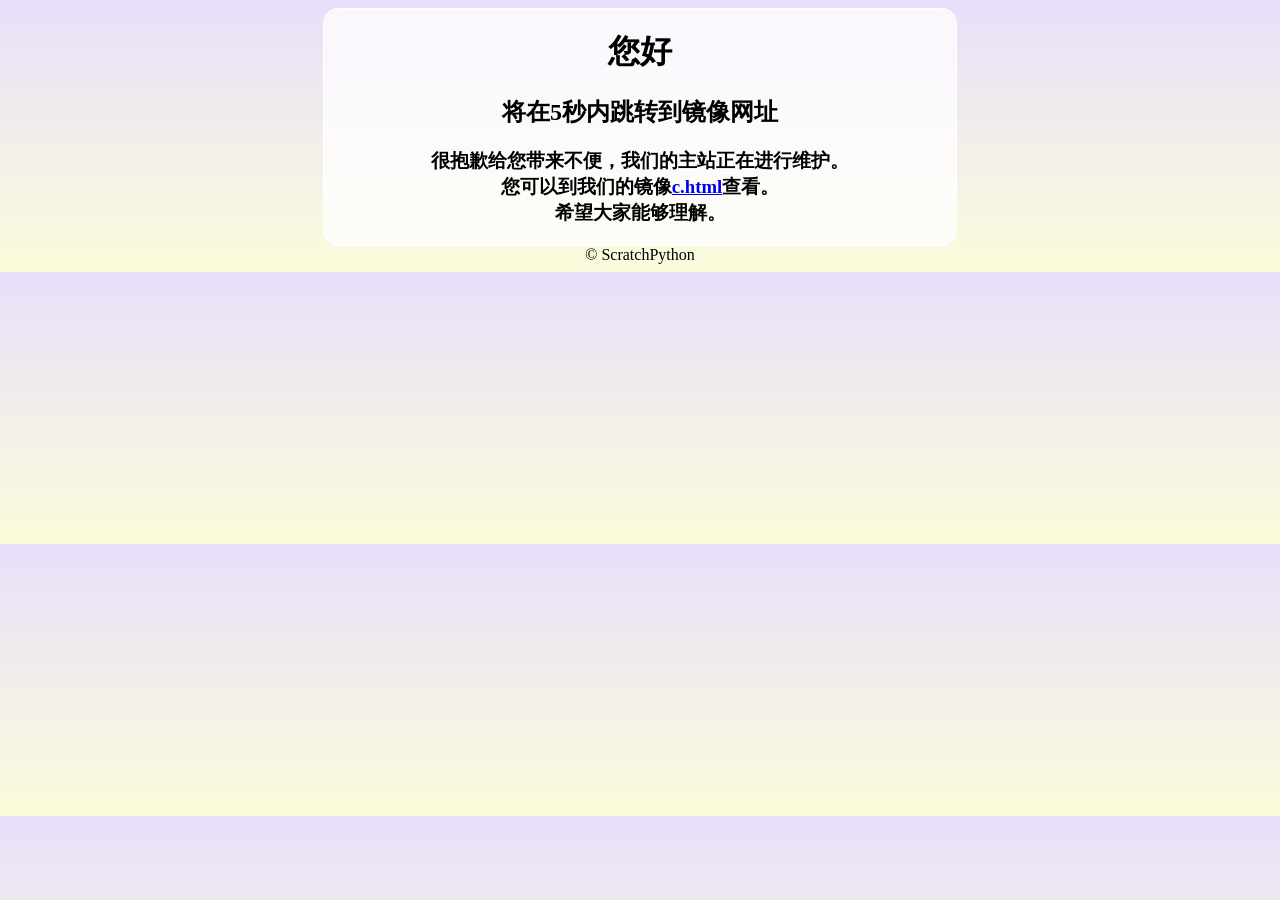
<file: index.html>
<!doctype html>
<head>
  <meta charset="UTF-8">
  <meta http-equiv="Refresh" content="5;url=https://scpy.cc.cd/c.html">
  <title>正在跳转...</title>
  <style>
	body{background: linear-gradient(#e9defa, #fbfcdb);}
	.divstyle{
		width: 50%;
		height: 90%;
		background: rgba(255,255,255,75%);
		border:1px solid #fff;
		border-radius: 15px;
		text-align: center;
		margin: auto;
  </style>
</head>
<body><center>
  <div class="divstyle">
	<h1>您好</h1>
	<h2>将在5秒内跳转到镜像网址</h2>
	<h3>很抱歉给您带来不便，我们的主站正在进行维护。<br/>
	您可以到我们的镜像<a href="c.html">c.html</a>查看。<br/>
	希望大家能够理解。
	</h3>
  </div>
  © ScratchPython
</body>
</file>
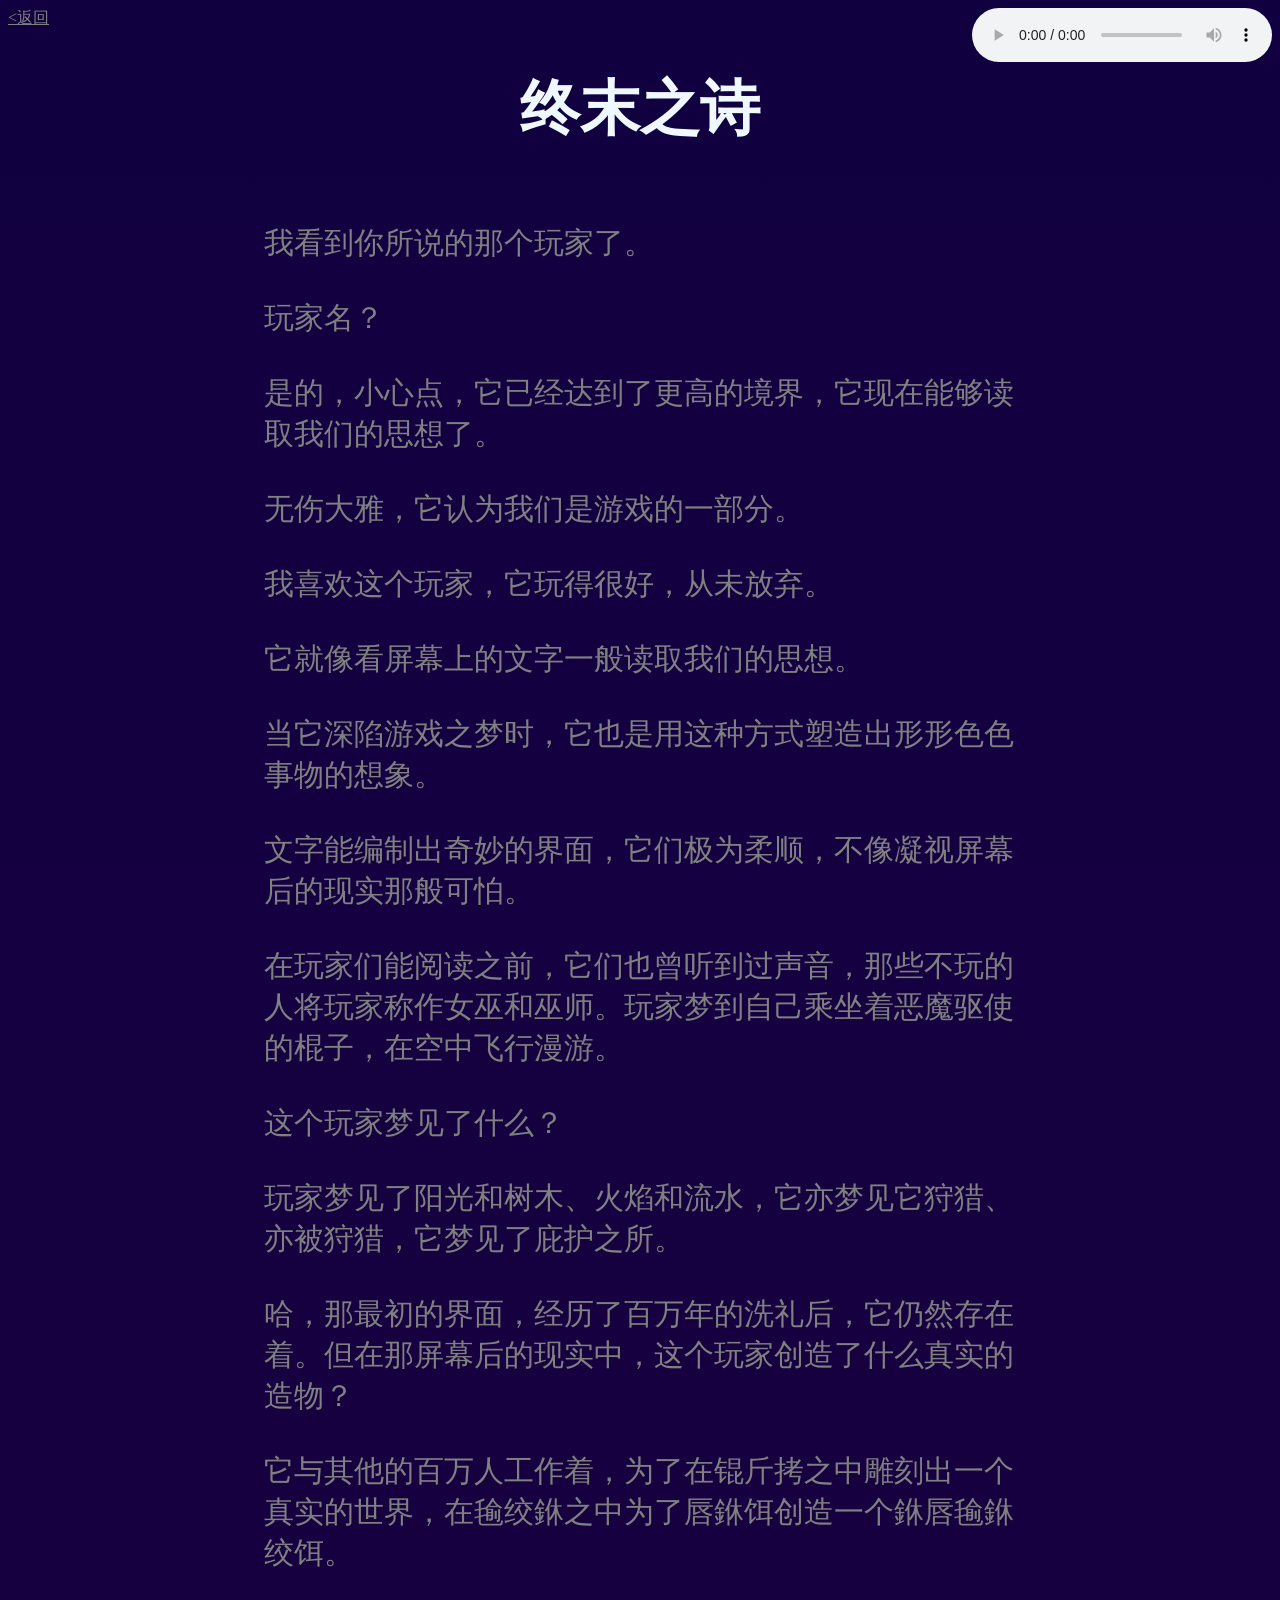
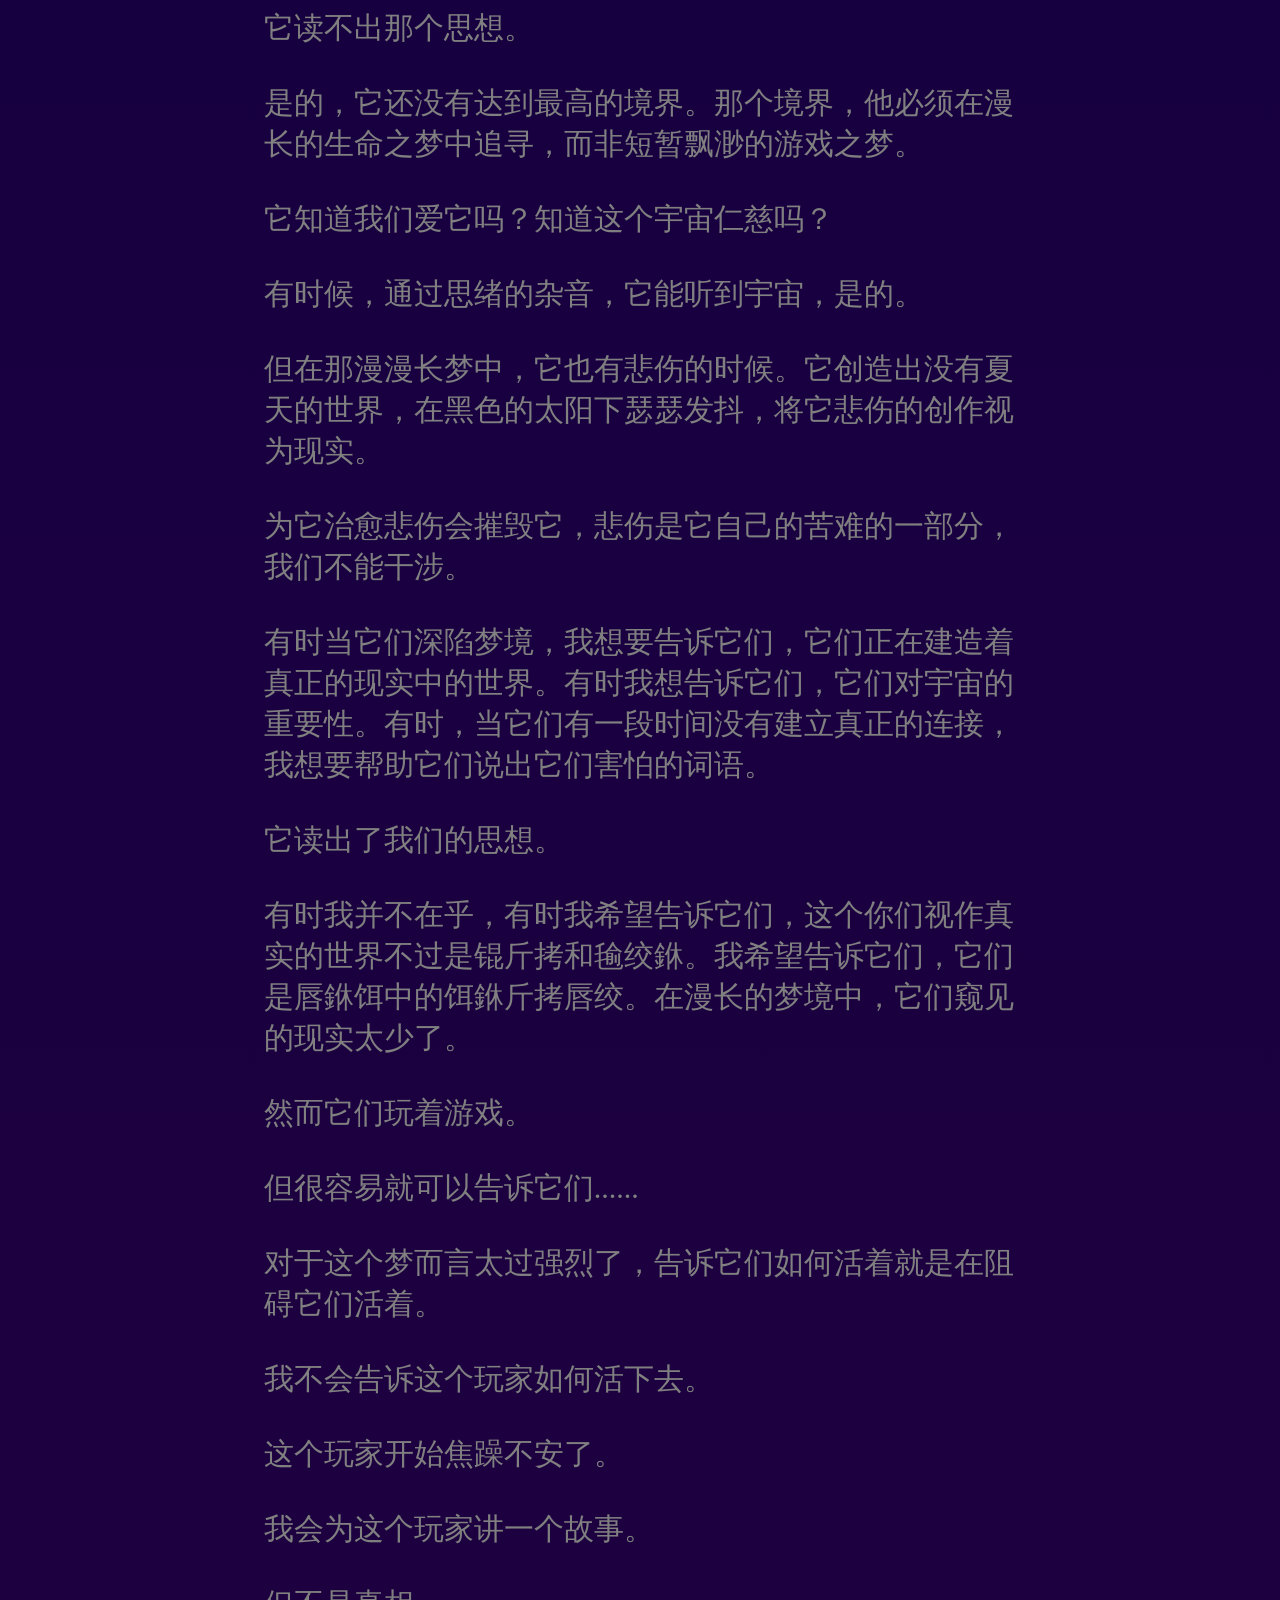
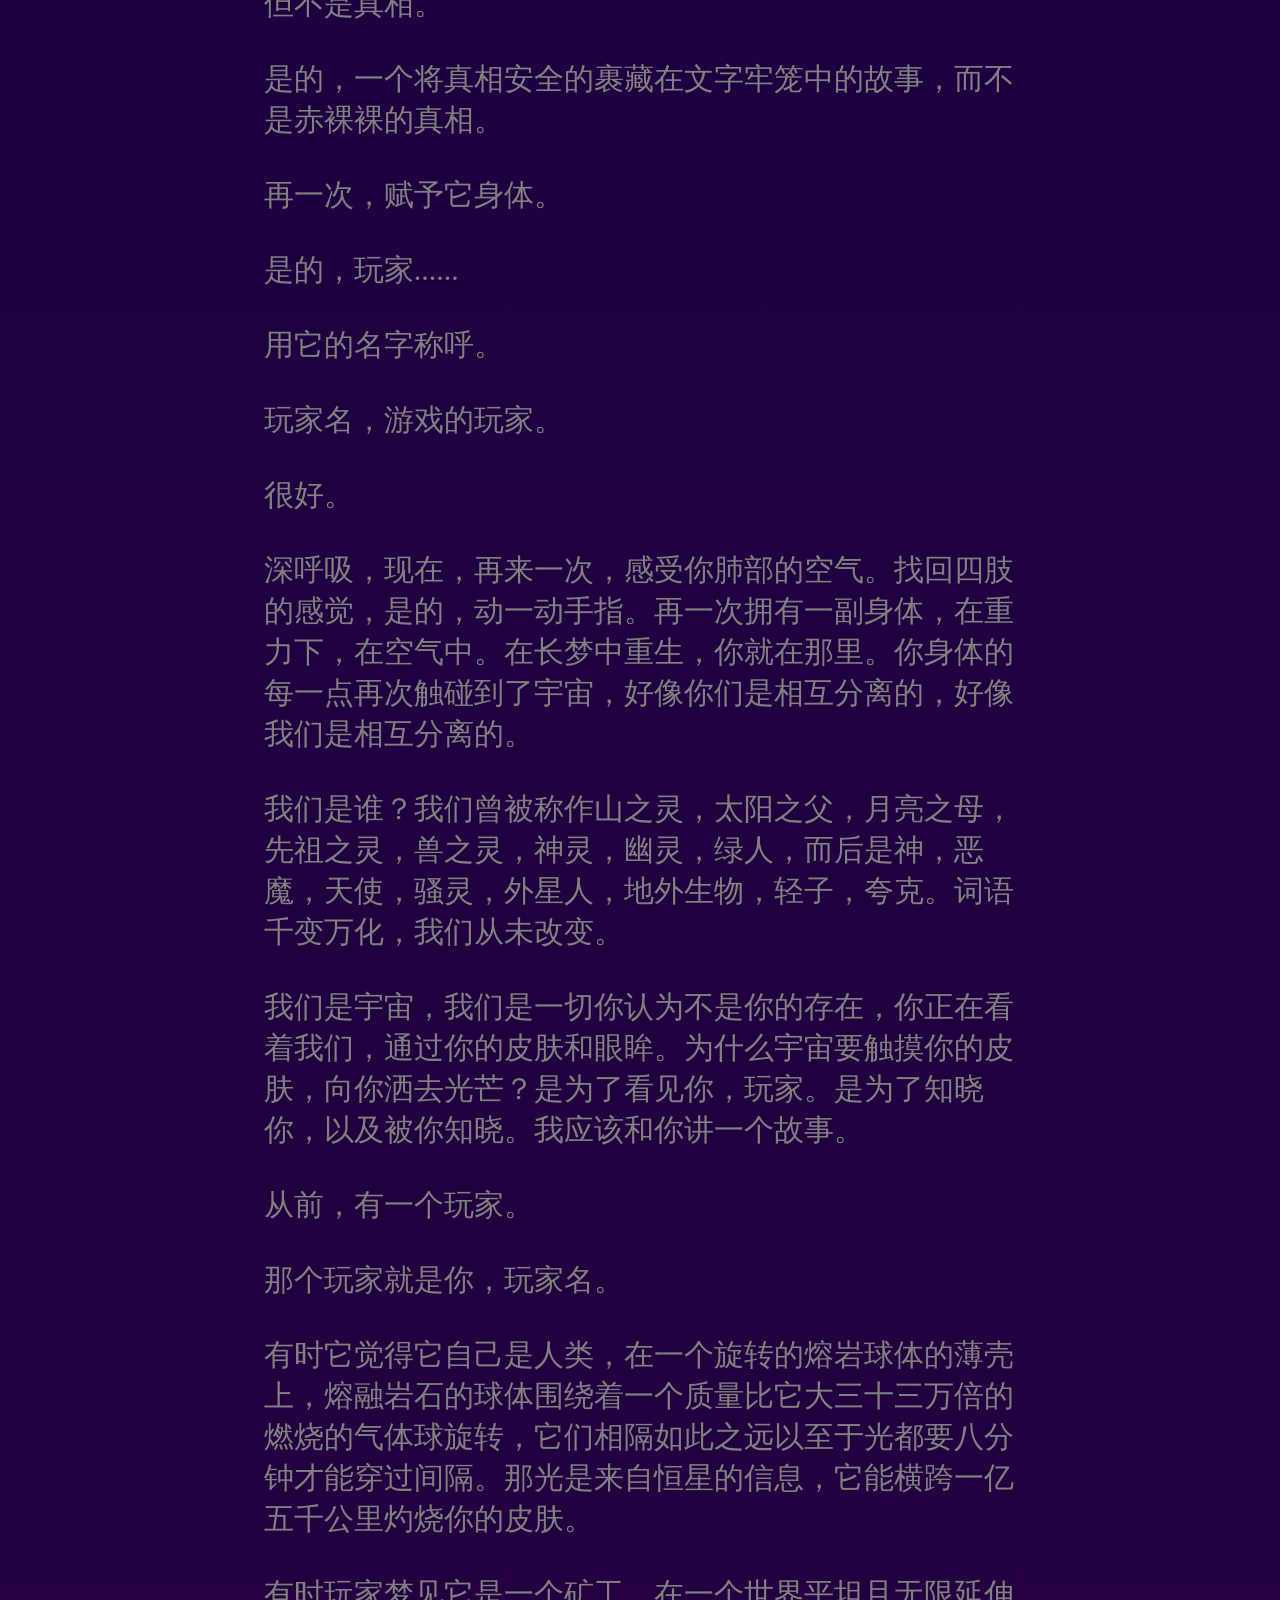
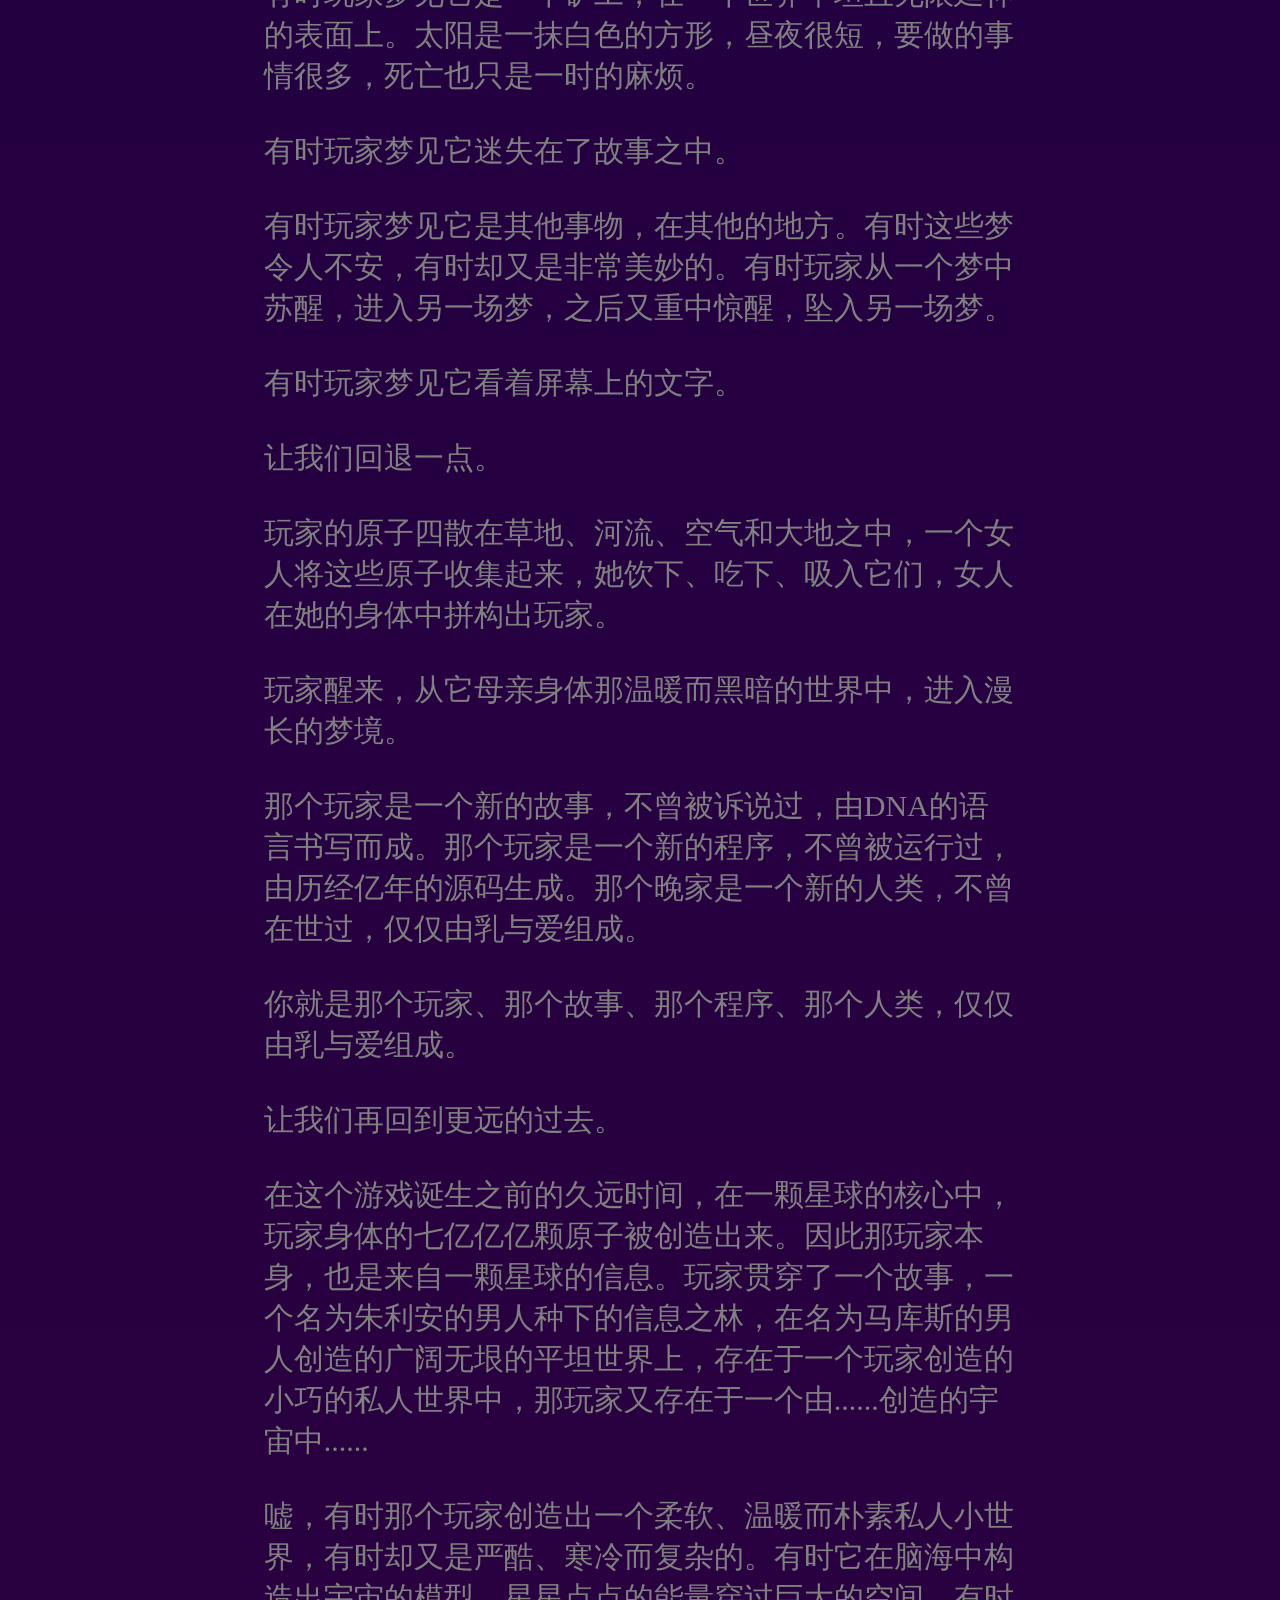
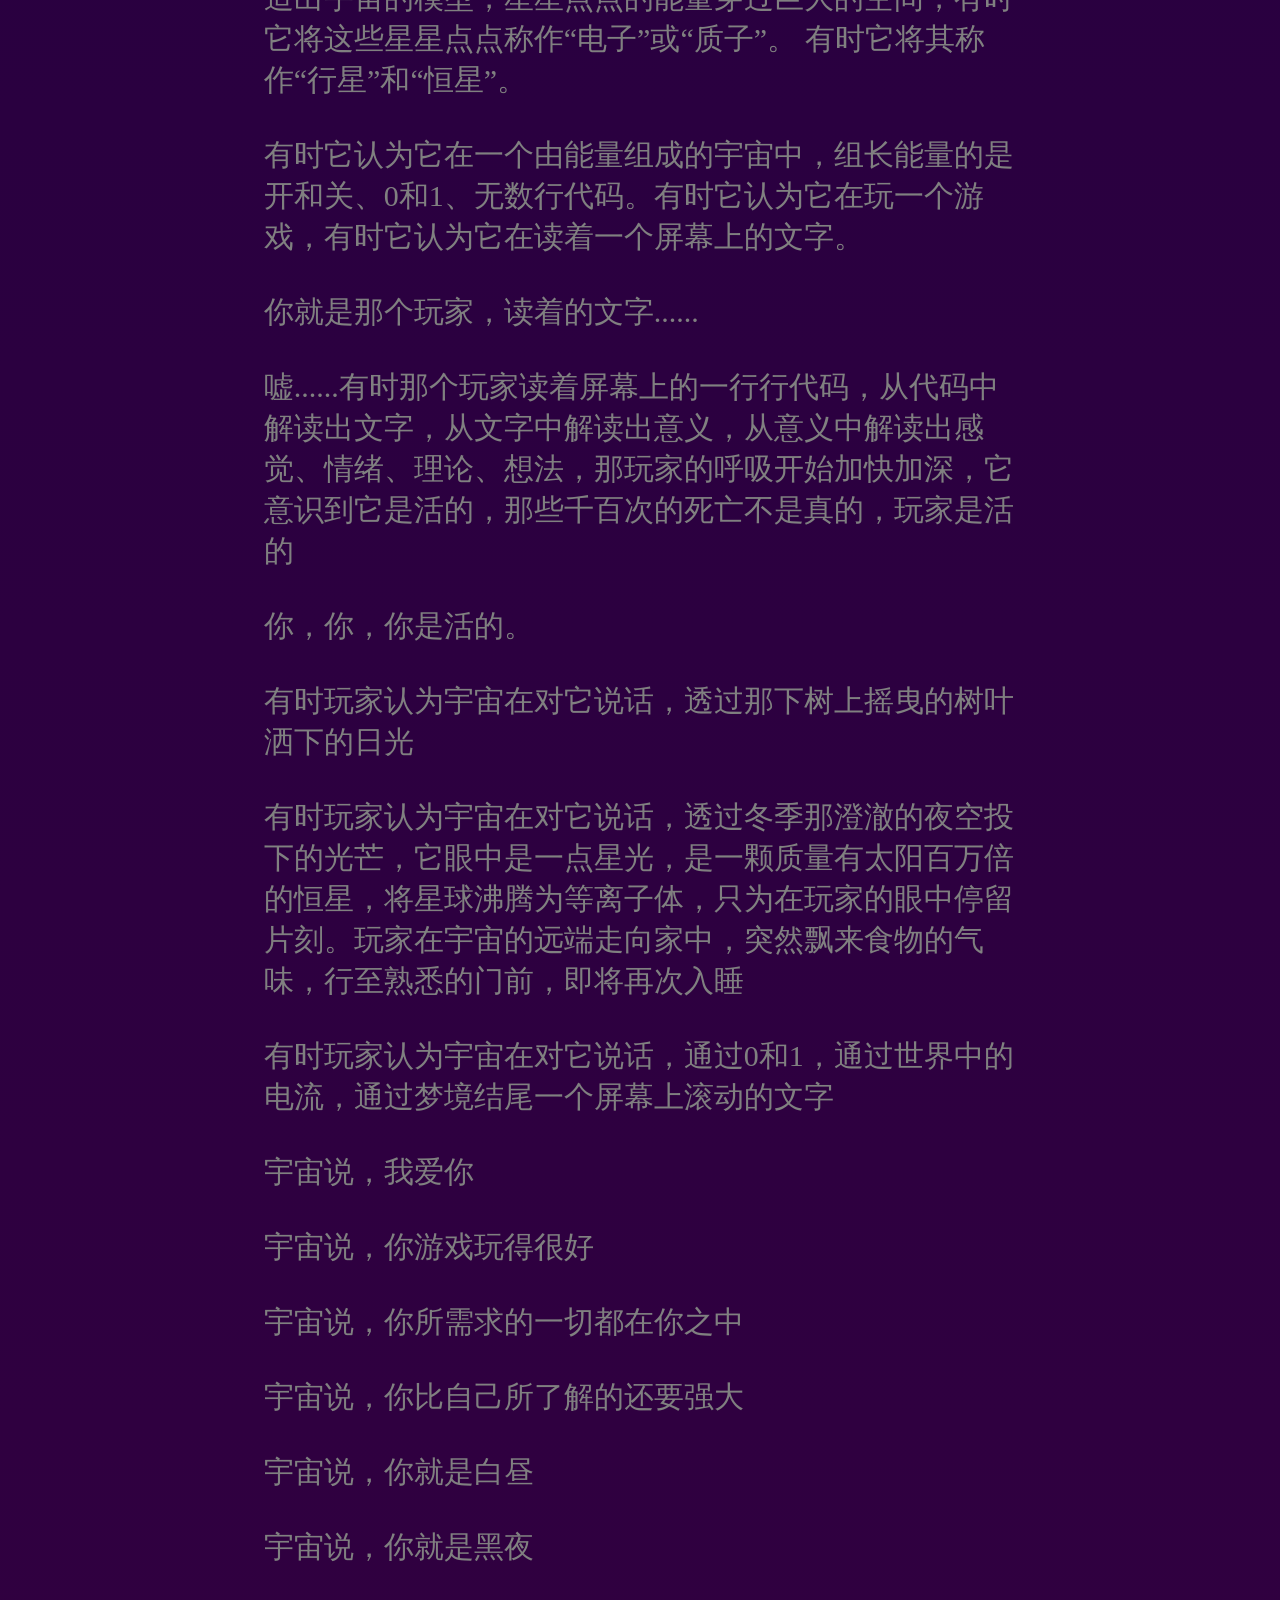
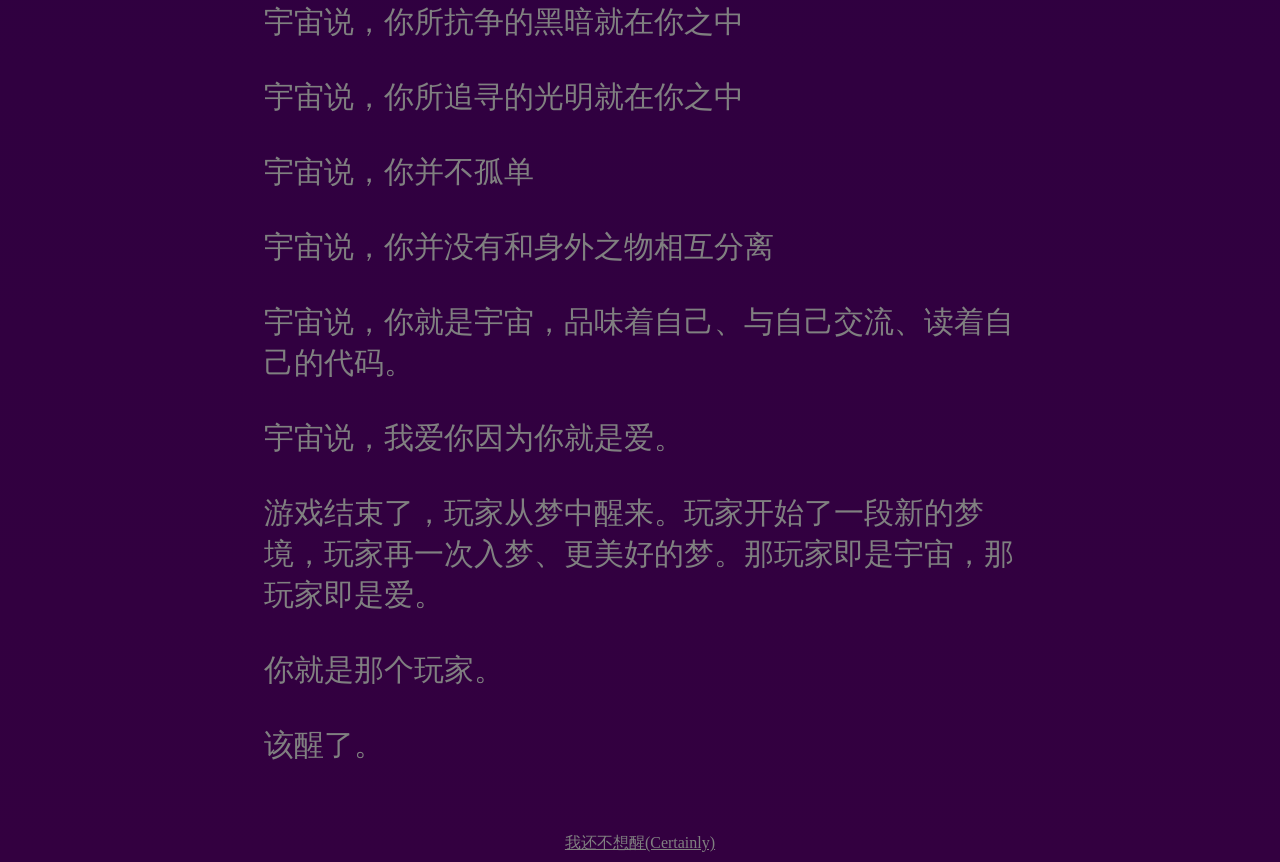
<file: end_poem/index.html>
<!DOCTYPE html>
  <html>
    <head>
      <meta charset="utf-8">
      <meta name="keywords" content="终末之诗, 我的世界, end poem, minecraft, scratchpython, sp">
      <meta name="description" content="终末之诗 - ScratchPython">
      <meta name="author" content="ScratchPython">
      <link type="image/png" rel="shortcut icon" href="//scratchpython2500.github.io/img/sp.png"/>
      <title>终末之诗 - ScratchPython</title>
      <link rel="stylesheet" type="text/css" href="//scratchpython2500.github.io/css/l.css">
      <a href="//scratchpython2500.github.io/#" class="txt"><返回</a>
      <audio controls autoplay loop style="float:right">
        <source src="//scratchpython2500.github.io/mic/alpha.ogg" type="audio/ogg">
  您的浏览器不支持音频播放。
      </audio>
      <h1 class="tit">终末之诗</h1>
    </head>
    <body><table width=60% align=center>
      <tr><td><p class="text">
我看到你所说的那个玩家了。<br/><br/>
玩家名？<br/><br/>
是的，小心点，它已经达到了更高的境界，它现在能够读取我们的思想了。<br/><br/>
无伤大雅，它认为我们是游戏的一部分。<br/><br/>
我喜欢这个玩家，它玩得很好，从未放弃。<br/><br/>
它就像看屏幕上的文字一般读取我们的思想。<br/><br/>
当它深陷游戏之梦时，它也是用这种方式塑造出形形色色事物的想象。<br/><br/>
文字能编制出奇妙的界面，它们极为柔顺，不像凝视屏幕后的现实那般可怕。<br/><br/>
在玩家们能阅读之前，它们也曾听到过声音，那些不玩的人将玩家称作女巫和巫师。玩家梦到自己乘坐着恶魔驱使的棍子，在空中飞行漫游。<br/><br/>
这个玩家梦见了什么？<br/><br/>
玩家梦见了阳光和树木、火焰和流水，它亦梦见它狩猎、亦被狩猎，它梦见了庇护之所。<br/><br/>
哈，那最初的界面，经历了百万年的洗礼后，它仍然存在着。但在那屏幕后的现实中，这个玩家创造了什么真实的造物？<br/><br/>
它与其他的百万人工作着，为了在锟斤拷之中雕刻出一个真实的世界，在毺绞銝之中为了唇銝饵创造一个銝唇毺銝绞饵。<br/><br/>
它读不出那个思想。<br/><br/>
是的，它还没有达到最高的境界。那个境界，他必须在漫长的生命之梦中追寻，而非短暂飘渺的游戏之梦。<br/><br/>
它知道我们爱它吗？知道这个宇宙仁慈吗？<br/><br/>
有时候，通过思绪的杂音，它能听到宇宙，是的。<br/><br/>
但在那漫漫长梦中，它也有悲伤的时候。它创造出没有夏天的世界，在黑色的太阳下瑟瑟发抖，将它悲伤的创作视为现实。<br/><br/>
为它治愈悲伤会摧毁它，悲伤是它自己的苦难的一部分，我们不能干涉。<br/><br/>
有时当它们深陷梦境，我想要告诉它们，它们正在建造着真正的现实中的世界。有时我想告诉它们，它们对宇宙的重要性。有时，当它们有一段时间没有建立真正的连接，我想要帮助它们说出它们害怕的词语。<br/><br/>
它读出了我们的思想。<br/><br/>
有时我并不在乎，有时我希望告诉它们，这个你们视作真实的世界不过是锟斤拷和毺绞銝。我希望告诉它们，它们是唇銝饵中的饵銝斤拷唇绞。在漫长的梦境中，它们窥见的现实太少了。<br/><br/>
然而它们玩着游戏。<br/><br/>
但很容易就可以告诉它们......<br/><br/>
对于这个梦而言太过强烈了，告诉它们如何活着就是在阻碍它们活着。<br/><br/>
我不会告诉这个玩家如何活下去。<br/><br/>
这个玩家开始焦躁不安了。<br/><br/>
我会为这个玩家讲一个故事。<br/><br/>
但不是真相。<br/><br/>
是的，一个将真相安全的裹藏在文字牢笼中的故事，而不是赤裸裸的真相。<br/><br/>
再一次，赋予它身体。<br/><br/>
是的，玩家......<br/><br/>
用它的名字称呼。<br/><br/>
玩家名，游戏的玩家。<br/><br/>
很好。<br/><br/>
深呼吸，现在，再来一次，感受你肺部的空气。找回四肢的感觉，是的，动一动手指。再一次拥有一副身体，在重力下，在空气中。在长梦中重生，你就在那里。你身体的每一点再次触碰到了宇宙，好像你们是相互分离的，好像我们是相互分离的。<br/><br/>
我们是谁？我们曾被称作山之灵，太阳之父，月亮之母，先祖之灵，兽之灵，神灵，幽灵，绿人，而后是神，恶魔，天使，骚灵，外星人，地外生物，轻子，夸克。词语千变万化，我们从未改变。<br/><br/>
我们是宇宙，我们是一切你认为不是你的存在，你正在看着我们，通过你的皮肤和眼眸。为什么宇宙要触摸你的皮肤，向你洒去光芒？是为了看见你，玩家。是为了知晓你，以及被你知晓。我应该和你讲一个故事。<br/><br/>
从前，有一个玩家。<br/><br/>
那个玩家就是你，玩家名。<br/><br/>
有时它觉得它自己是人类，在一个旋转的熔岩球体的薄壳上，熔融岩石的球体围绕着一个质量比它大三十三万倍的燃烧的气体球旋转，它们相隔如此之远以至于光都要八分钟才能穿过间隔。那光是来自恒星的信息，它能横跨一亿五千公里灼烧你的皮肤。<br/><br/>
有时玩家梦见它是一个矿工，在一个世界平坦且无限延伸的表面上。太阳是一抹白色的方形，昼夜很短，要做的事情很多，死亡也只是一时的麻烦。<br/><br/>
有时玩家梦见它迷失在了故事之中。<br/><br/>
有时玩家梦见它是其他事物，在其他的地方。有时这些梦令人不安，有时却又是非常美妙的。有时玩家从一个梦中苏醒，进入另一场梦，之后又重中惊醒，坠入另一场梦。<br/><br/>
有时玩家梦见它看着屏幕上的文字。<br/><br/>
让我们回退一点。<br/><br/>
玩家的原子四散在草地、河流、空气和大地之中，一个女人将这些原子收集起来，她饮下、吃下、吸入它们，女人在她的身体中拼构出玩家。<br/><br/>
玩家醒来，从它母亲身体那温暖而黑暗的世界中，进入漫长的梦境。<br/><br/>
那个玩家是一个新的故事，不曾被诉说过，由DNA的语言书写而成。那个玩家是一个新的程序，不曾被运行过，由历经亿年的源码生成。那个晚家是一个新的人类，不曾在世过，仅仅由乳与爱组成。<br/><br/>
你就是那个玩家、那个故事、那个程序、那个人类，仅仅由乳与爱组成。<br/><br/>
让我们再回到更远的过去。<br/><br/>
在这个游戏诞生之前的久远时间，在一颗星球的核心中，玩家身体的七亿亿亿颗原子被创造出来。因此那玩家本身，也是来自一颗星球的信息。玩家贯穿了一个故事，一个名为朱利安的男人种下的信息之林，在名为马库斯的男人创造的广阔无垠的平坦世界上，存在于一个玩家创造的小巧的私人世界中，那玩家又存在于一个由......创造的宇宙中......<br/><br/>
嘘，有时那个玩家创造出一个柔软、温暖而朴素私人小世界，有时却又是严酷、寒冷而复杂的。有时它在脑海中构造出宇宙的模型，星星点点的能量穿过巨大的空间，有时它将这些星星点点称作“电子”或“质子”。
有时它将其称作“行星”和“恒星”。<br/><br/>
有时它认为它在一个由能量组成的宇宙中，组长能量的是开和关、0和1、无数行代码。有时它认为它在玩一个游戏，有时它认为它在读着一个屏幕上的文字。<br/><br/>
你就是那个玩家，读着的文字......<br/><br/>
嘘......有时那个玩家读着屏幕上的一行行代码，从代码中解读出文字，从文字中解读出意义，从意义中解读出感觉、情绪、理论、想法，那玩家的呼吸开始加快加深，它意识到它是活的，那些千百次的死亡不是真的，玩家是活的<br/><br/>
你，你，你是活的。<br/><br/>
有时玩家认为宇宙在对它说话，透过那下树上摇曳的树叶洒下的日光<br/><br/>
有时玩家认为宇宙在对它说话，透过冬季那澄澈的夜空投下的光芒，它眼中是一点星光，是一颗质量有太阳百万倍的恒星，将星球沸腾为等离子体，只为在玩家的眼中停留片刻。玩家在宇宙的远端走向家中，突然飘来食物的气味，行至熟悉的门前，即将再次入睡<br/><br/>
有时玩家认为宇宙在对它说话，通过0和1，通过世界中的电流，通过梦境结尾一个屏幕上滚动的文字<br/><br/>
宇宙说，我爱你<br/><br/>
宇宙说，你游戏玩得很好<br/><br/>
宇宙说，你所需求的一切都在你之中<br/><br/>
宇宙说，你比自己所了解的还要强大<br/><br/>
宇宙说，你就是白昼<br/><br/>
宇宙说，你就是黑夜<br/><br/>
宇宙说，你所抗争的黑暗就在你之中<br/><br/>
宇宙说，你所追寻的光明就在你之中<br/><br/>
宇宙说，你并不孤单<br/><br/>
宇宙说，你并没有和身外之物相互分离<br/><br/>
宇宙说，你就是宇宙，品味着自己、与自己交流、读着自己的代码。<br/><br/>
宇宙说，我爱你因为你就是爱。<br/><br/>
游戏结束了，玩家从梦中醒来。玩家开始了一段新的梦境，玩家再一次入梦、更美好的梦。那玩家即是宇宙，那玩家即是爱。<br/><br/>
你就是那个玩家。<br/><br/>
该醒了。<br/><br/>
         </p>
      </td></tr>
    </table></body>
    <a href="#" class="txt"><center>我还不想醒(Certainly)</center></a>
  </html>
</file>
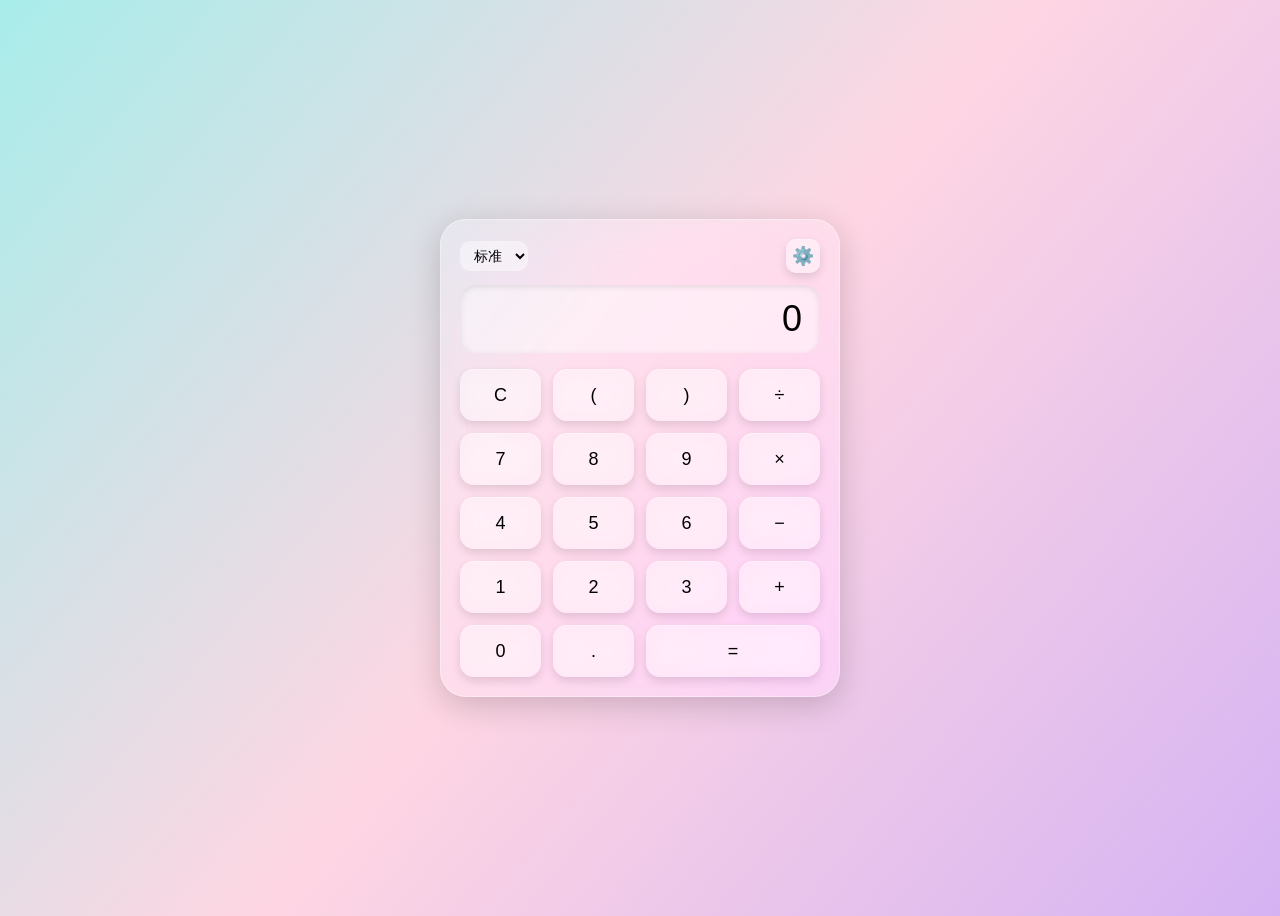
<file: application/tap_calc/index.html>
<!DOCTYPE html>
<html lang="zh-CN" id="htmlRoot">
<head>
<meta charset="UTF-8">
<title>TapCalc</title>

<style>
/* ====== 基础变量 ====== */
:root {
    --bg: linear-gradient(130deg, #a8edea, #fed6e3, #d5b3f3);
    --glass: rgba(255,255,255,0.25);
    --glass-inner: rgba(255,255,255,0.45);
    --btn: rgba(255,255,255,0.35);
    --text: #000;
    --radius: 14px;
}

body {
    min-height: 100vh;
    background: var(--bg);
    display: flex;
    align-items: center;
    justify-content: center;
    font-family: "SF Pro Display", "PingFang SC", sans-serif;
    color: var(--text);
    transition: background 0.6s ease, color 0.4s ease;
}

.calc {
    width: 360px;
    padding: 20px;
    border-radius: 26px;
    backdrop-filter: blur(18px) saturate(180%);
    -webkit-backdrop-filter: blur(18px) saturate(180%);
    background: var(--glass);
    box-shadow:
        0 8px 32px rgba(0,0,0,0.18),
        inset 0 0 0 1px rgba(255,255,255,0.35);
    position: relative;
    transition: background 0.6s ease;
}

/* ====== 顶部 ====== */
.topbar {
    display: flex;
    justify-content: space-between;
    align-items: center;
    margin-bottom: 12px;
}

.mode select {
    padding: 6px 10px;
    border-radius: 10px;
    border: none;
    background: var(--glass-inner);
    font-size: 14px;
}

.settingsBtn {
    height: 34px;
    width: 34px;
    border-radius: 10px;
    border: none;
    background: var(--btn);
    font-size: 18px;
    cursor: pointer;
    backdrop-filter: blur(10px);
}

/* ====== 显示区（✅右对齐修复）====== */
.display {
    width: 100%;
    height: 68px;
    font-size: 36px;
    padding: 10px 18px 10px 14px; /* ✅ 关键 */
    border-radius: 16px;
    border: none;
    text-align: right;
    background: var(--glass-inner);
    box-shadow: inset 0 2px 6px rgba(0,0,0,0.1);
    margin-bottom: 16px;
    overflow-x: auto;
    white-space: nowrap;
    box-sizing: border-box;
}

.display.small {
    font-size: 24px;
}

/* ====== 按钮 ====== */
.btns {
    display: grid;
    grid-template-columns: repeat(4, 1fr);
    gap: 12px;
}

button {
    height: 52px;
    font-size: 18px;
    border: none;
    border-radius: var(--radius);
    background: var(--btn);
    backdrop-filter: blur(10px);
    -webkit-backdrop-filter: blur(10px);
    box-shadow:
        0 4px 10px rgba(0,0,0,0.12),
        inset 0 1px 0 rgba(255,255,255,0.4);
    cursor: pointer;
    transition: all 0.12s ease;
    outline: none;
    -webkit-tap-highlight-color: transparent;
}

button:active {
    transform: scale(0.93);
    box-shadow: inset 0 2px 6px rgba(0,0,0,0.25);
}

/* ====== 科学面板 ====== */
.panel {
    margin-top: 12px;
    display: none;
    gap: 8px;
}

.panel.active {
    display: grid;
    grid-template-columns: repeat(4, 1fr);
}

/* ====== 设置面板 ====== */
.settingsPanel {
    position: absolute;
    top: 60px;
    right: 10px;
    width: 260px;
    padding: 16px;
    border-radius: 18px;
    backdrop-filter: blur(20px);
    -webkit-backdrop-filter: blur(20px);
    background: rgba(255,255,255,0.55);
    box-shadow: 0 10px 40px rgba(0,0,0,0.2);
    display: none;
    z-index: 10;
}

.settingsPanel.show {
    display: block;
}

.settingsPanel h3 {
    margin: 0 0 10px;
    font-weight: normal;
    font-size: 16px;
}

.settingsPanel label {
    font-size: 13px;
    display: block;
    margin-top: 10px;
}

.settingsPanel select,
.settingsPanel input[type="range"] {
    width: 100%;
    margin-top: 4px;
}

.volumeRow {
    display: flex;
    align-items: center;
    gap: 8px;
}

#volumeVal {
    min-width: 38px;
    text-align: right;
    font-size: 13px;
}

/* ==================================================
   主题 1：拟物复古 Classic
================================================== */
.theme-classic {
    --bg: linear-gradient(160deg, #cfcfcf, #eceae4);
    --glass: #dcdcdc;
    --glass-inner: #f5f5f5;
    --btn: linear-gradient(180deg, #f2f2f2, #c8c8c8);
    --text: #1a1a1a;
    --radius: 10px;
    font-family: "Courier New", monospace;
}

.theme-classic button {
    box-shadow:
        inset 0 1px 0 #fff,
        0 4px 0 #999,
        0 6px 8px rgba(0,0,0,0.3);
    border: 1px solid #aaa;
}

.theme-classic .display {
    font-family: "Segment7Standard", "Courier New", monospace;
    background: #b6c5a8;
    color: #1f2f1a;
    text-shadow: 0 0 6px #9cef7a;
}

/* ==================================================
   主题 2：赛博朋克 Cyberpunk
================================================== */
.theme-cyberpunk {
    --bg: linear-gradient(120deg, #0f0c29, #302b63, #24243e);
    --glass: rgba(0,0,0,0.35);
    --glass-inner: rgba(20,20,40,0.6);
    --btn: rgba(255,0,128,0.12);
    --text: #0ff;
    --radius: 12px;
    font-family: "Orbitron", "PingFang SC", sans-serif;
}

.theme-cyberpunk button {
    border: 1px solid #0ff;
    box-shadow: 0 0 10px #0ff, inset 0 0 6px rgba(0,255,255,0.3);
}

.theme-cyberpunk .display {
    color: #f0f;
    text-shadow: 0 0 10px #f0f;
    background: rgba(0,0,0,0.5);
}

/* ==================================================
   主题 3：液态玻璃 Liquid
================================================== */
.theme-liquid {
    --bg: linear-gradient(130deg, #a8edea, #fed6e3, #d5b3f3);
    --glass: rgba(255,255,255,0.25);
    --glass-inner: rgba(255,255,255,0.45);
    --btn: rgba(255,255,255,0.35);
    --text: #000;
    --radius: 18px;
}

/* ==================================================
   主题 4：极简无界 Minimalist
================================================== */
.theme-minimalist {
    --bg: #ffffff;
    --glass: #ffffff;
    --glass-inner: #ffffff;
    --btn: transparent;
    --text: #111;
    --radius: 12px;
}

.theme-minimalist button {
    border: 1.5px solid #ccc;
    box-shadow: none;
    background: transparent;
}

.theme-minimalist .display {
    font-size: 44px;
    background: transparent;
    box-shadow: none;
}
</style>
</head>

<body>

<div class="calc">
    <div class="topbar">
        <div class="mode">
            <select id="mode">
                <option value="basic">标准</option>
                <option value="sci">科学</option>
            </select>
        </div>
        <button class="settingsBtn" id="openSettings">⚙️</button>
    </div>

    <input class="display" id="display" value="0" readonly>

    <div class="btns" id="basicBtns">
        <button data-val="C">C</button>
        <button data-val="(">(</button>
        <button data-val=")">)</button>
        <button data-val="/">÷</button>

        <button data-val="7">7</button>
        <button data-val="8">8</button>
        <button data-val="9">9</button>
        <button data-val="*">×</button>

        <button data-val="4">4</button>
        <button data-val="5">5</button>
        <button data-val="6">6</button>
        <button data-val="-">−</button>

        <button data-val="1">1</button>
        <button data-val="2">2</button>
        <button data-val="3">3</button>
        <button data-val="+">+</button>

        <button data-val="0">0</button>
        <button data-val=".">.</button>
        <button data-val="=" style="grid-column: span 2;">=</button>
    </div>

    <div class="panel" id="sciPanel">
        <button data-val="Math.sin(">sin</button>
        <button data-val="Math.cos(">cos</button>
        <button data-val="Math.tan(">tan</button>
        <button data-val="Math.log(">log</button>
        <button data-val="Math.sqrt(">√</button>
        <button data-val="**2">x²</button>
        <button data-val="Math.PI">π</button>
        <button data-val="Math.E">e</button>
    </div>

    <div class="settingsPanel" id="settingsPanel">
        <h3>设置</h3>

        <label>主题</label>
        <select id="theme">
            <option value="liquid">液态玻璃</option>
            <option value="classic">拟物复古</option>
            <option value="cyberpunk">赛博朋克</option>
            <option value="minimalist">极简无界</option>
        </select>

        <label>按键音效</label>
        <select id="sound">
            <option value="pop">POP</option>
            <option value="snap">Snap</option>
            <option value="click">Click</option>
            <option value="silent">Silent</option>
        </select>

        <label>音量</label>
        <div class="volumeRow">
            <input id="volume" type="range" min="0" max="1" step="0.01" value="0.3">
            <span id="volumeVal">30%</span>
        </div>

        <label style="margin-top:14px; font-size:11px; opacity:0.6;">
            手工打磨 · 多主题计算器
        </label>
    </div>
</div>

<script>
let audioCtx = null;
const display = document.getElementById("display");
const settingsPanel = document.getElementById("settingsPanel");
const openSettings = document.getElementById("openSettings");
const volumeCtrl = document.getElementById("volume");
const volumeVal = document.getElementById("volumeVal");
const themeSelect = document.getElementById("theme");

/* 设置显隐 */
openSettings.addEventListener("click", e => {
    e.stopPropagation();
    settingsPanel.classList.toggle("show");
});

document.addEventListener("click", e => {
    if (!settingsPanel.contains(e.target)) {
        settingsPanel.classList.remove("show");
    }
});

/* 音量显示 */
volumeCtrl.addEventListener("input", () => {
    volumeVal.textContent = Math.round(volumeCtrl.value * 100) + "%";
});

/* 主题切换 */
themeSelect.addEventListener("change", () => {
    document.documentElement.className = "";
    document.documentElement.classList.add("theme-" + themeSelect.value);
});

/* 音频 */
function ensureAudio() {
    if (!audioCtx) {
        audioCtx = new (window.AudioContext || window.webkitAudioContext)();
    }
}

function playSound() {
    ensureAudio();
    const type = document.getElementById("sound").value;
    if (type === "silent") return;

    const gain = audioCtx.createGain();
    gain.gain.value = parseFloat(volumeCtrl.value);
    gain.connect(audioCtx.destination);

    const osc = audioCtx.createOscillator();
    osc.connect(gain);

    switch (type) {
        case "pop":
            osc.type = "sine";
            osc.frequency.setValueAtTime(880, audioCtx.currentTime);
            osc.frequency.exponentialRampToValueAtTime(220, audioCtx.currentTime + 0.08);
            gain.gain.exponentialRampToValueAtTime(0.001, audioCtx.currentTime + 0.1);
            osc.start();
            osc.stop(audioCtx.currentTime + 0.1);
            break;
        case "snap":
            osc.type = "triangle";
            osc.frequency.setValueAtTime(1800, audioCtx.currentTime);
            gain.gain.exponentialRampToValueAtTime(0.001, audioCtx.currentTime + 0.05);
            osc.start();
            osc.stop(audioCtx.currentTime + 0.05);
            break;
        case "click":
            osc.type = "square";
            osc.frequency.setValueAtTime(1200, audioCtx.currentTime);
            gain.gain.exponentialRampToValueAtTime(0.001, audioCtx.currentTime + 0.03);
            osc.start();
            osc.stop(audioCtx.currentTime + 0.03);
            break;
    }
}

/* 输入 */
function fitText() {
    display.classList.toggle("small", display.value.length > 12);
}

document.querySelectorAll("button[data-val]").forEach(btn => {
    btn.addEventListener("click", () => {
        playSound();
        const v = btn.dataset.val;

        if (v === "C") {
            display.value = "0";
        } else if (v === "=") {
            try {
                display.value = eval(display.value);
            } catch {
                display.value = "错啦";
            }
        } else {
            display.value = display.value === "0" ? v : display.value + v;
        }
        fitText();
    });
});

/* 模式切换 */
const mode = document.getElementById("mode");
mode.addEventListener("change", () => {
    document.querySelectorAll(".panel").forEach(p => p.classList.remove("active"));
    document.getElementById(mode.value + "Panel").classList.add("active");
});
mode.dispatchEvent(new Event("change"));
</script>

</body>
</html>
</file>
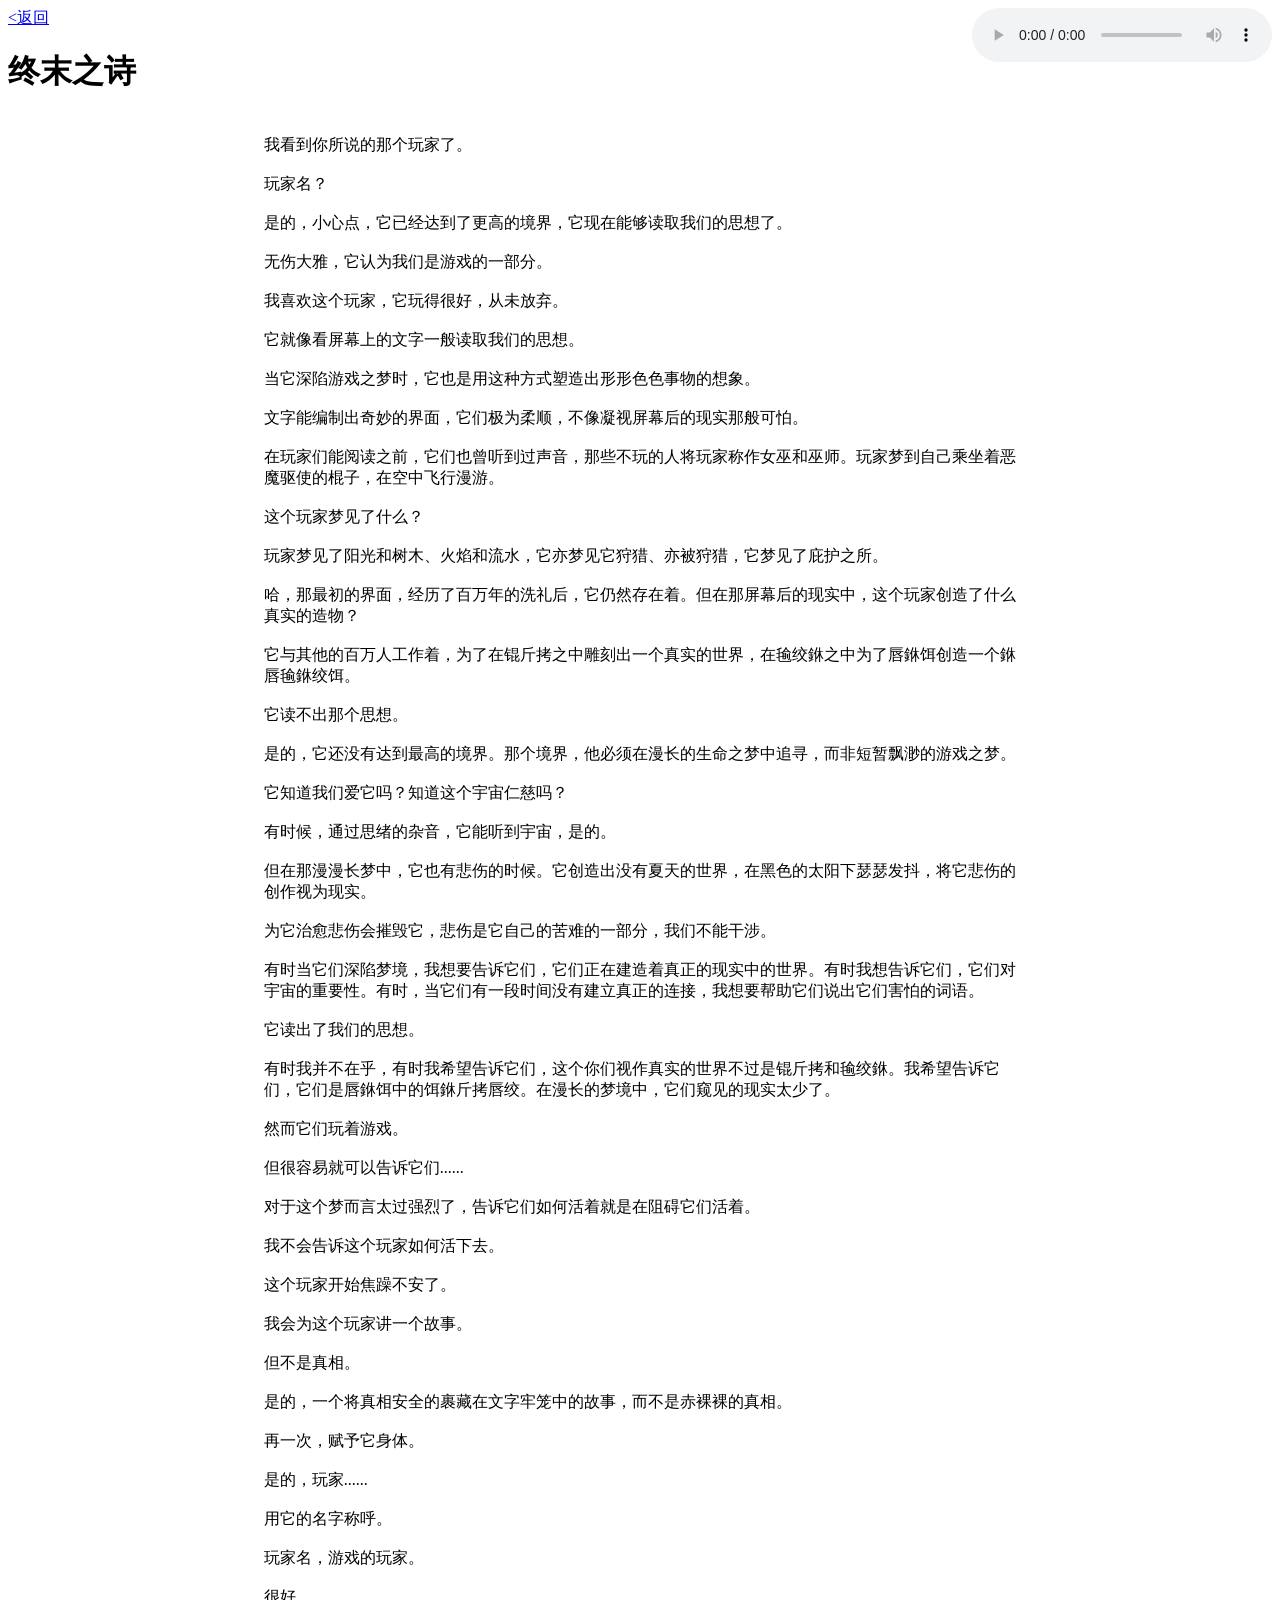
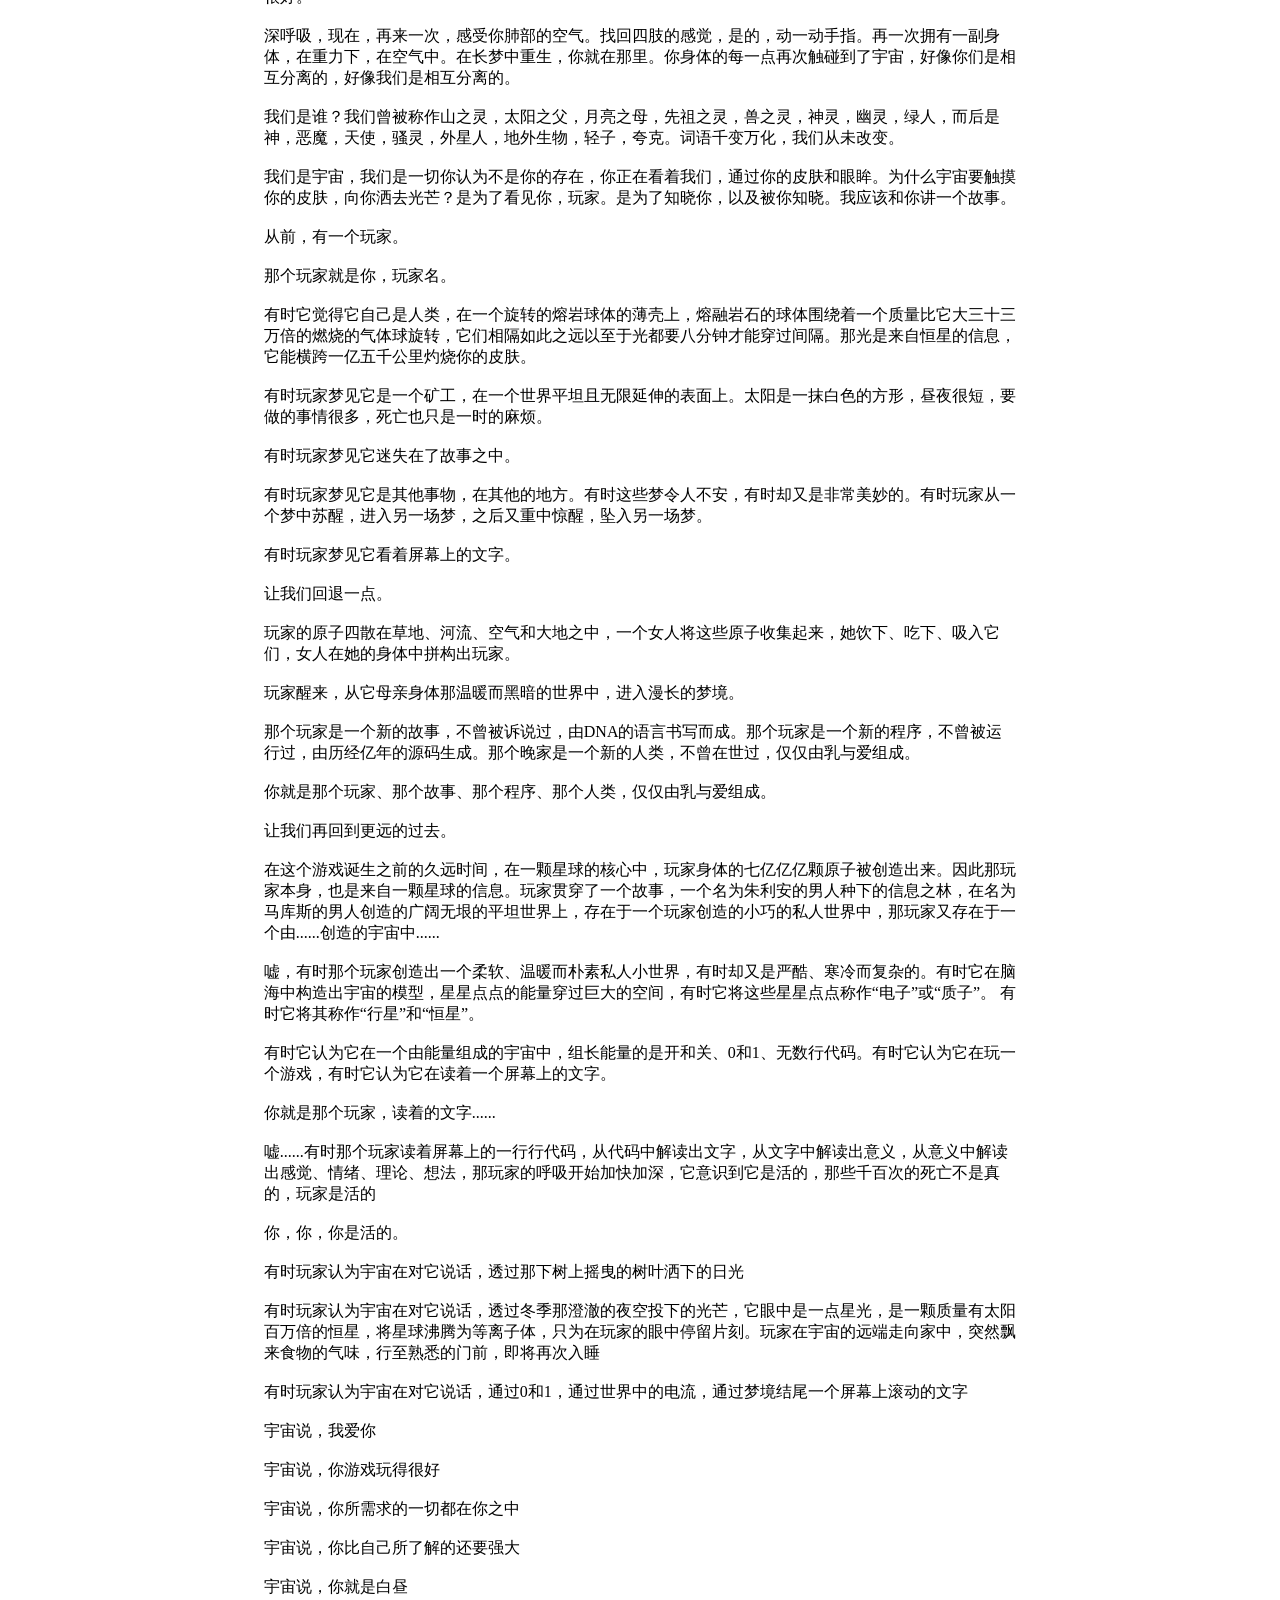
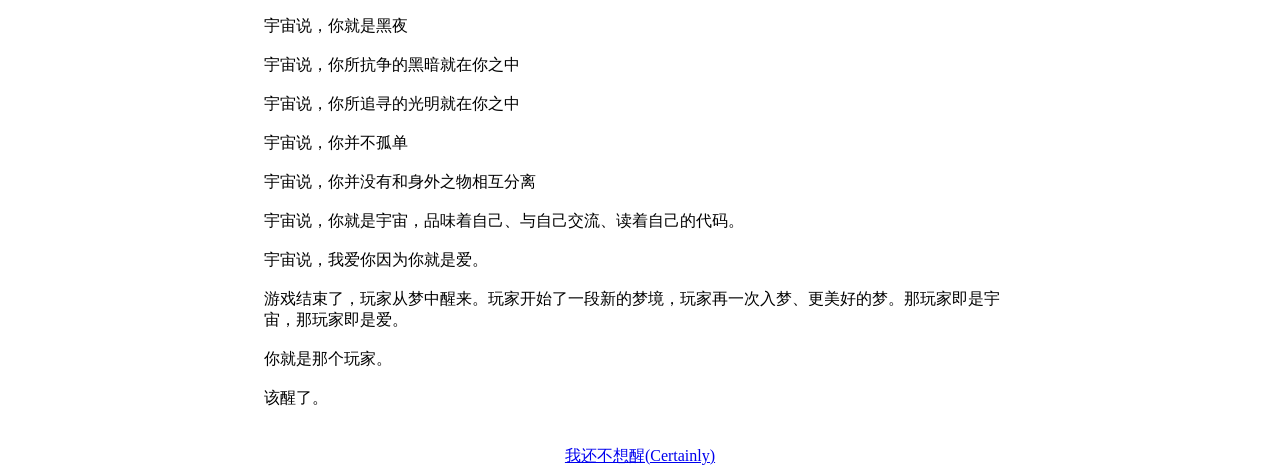
<file: branches/end_poem/index.html>
<!DOCTYPE html>
  <html>
    <head>
      <meta charset="utf-8">
      <meta name="keywords" content="终末之诗, 我的世界, end poem, minecraft, scratchpython, sp">
      <meta name="description" content="终末之诗 - ScratchPython">
      <meta name="author" content="ScratchPython">
      <link type="image/png" rel="shortcut icon" href="//scpy.cc.cd/img/sp.png"/>
      <title>终末之诗 - ScratchPython</title>
      <link rel="stylesheet" type="text/css" href="//scpy.cc.cd/css/css.css">
      <a href="//scpy.cc.cd/" class="txt"><返回</a>
      <audio controls autoplay loop style="float:right">
        <source src="mic/alpha.ogg" type="audio/ogg">
  您的浏览器不支持音频播放。
      </audio>
      <h1 class="tit">终末之诗</h1>
    </head>
    <body><table width=60% align=center>
      <tr><td><p class="text">
我看到你所说的那个玩家了。<br/><br/>
玩家名？<br/><br/>
是的，小心点，它已经达到了更高的境界，它现在能够读取我们的思想了。<br/><br/>
无伤大雅，它认为我们是游戏的一部分。<br/><br/>
我喜欢这个玩家，它玩得很好，从未放弃。<br/><br/>
它就像看屏幕上的文字一般读取我们的思想。<br/><br/>
当它深陷游戏之梦时，它也是用这种方式塑造出形形色色事物的想象。<br/><br/>
文字能编制出奇妙的界面，它们极为柔顺，不像凝视屏幕后的现实那般可怕。<br/><br/>
在玩家们能阅读之前，它们也曾听到过声音，那些不玩的人将玩家称作女巫和巫师。玩家梦到自己乘坐着恶魔驱使的棍子，在空中飞行漫游。<br/><br/>
这个玩家梦见了什么？<br/><br/>
玩家梦见了阳光和树木、火焰和流水，它亦梦见它狩猎、亦被狩猎，它梦见了庇护之所。<br/><br/>
哈，那最初的界面，经历了百万年的洗礼后，它仍然存在着。但在那屏幕后的现实中，这个玩家创造了什么真实的造物？<br/><br/>
它与其他的百万人工作着，为了在锟斤拷之中雕刻出一个真实的世界，在毺绞銝之中为了唇銝饵创造一个銝唇毺銝绞饵。<br/><br/>
它读不出那个思想。<br/><br/>
是的，它还没有达到最高的境界。那个境界，他必须在漫长的生命之梦中追寻，而非短暂飘渺的游戏之梦。<br/><br/>
它知道我们爱它吗？知道这个宇宙仁慈吗？<br/><br/>
有时候，通过思绪的杂音，它能听到宇宙，是的。<br/><br/>
但在那漫漫长梦中，它也有悲伤的时候。它创造出没有夏天的世界，在黑色的太阳下瑟瑟发抖，将它悲伤的创作视为现实。<br/><br/>
为它治愈悲伤会摧毁它，悲伤是它自己的苦难的一部分，我们不能干涉。<br/><br/>
有时当它们深陷梦境，我想要告诉它们，它们正在建造着真正的现实中的世界。有时我想告诉它们，它们对宇宙的重要性。有时，当它们有一段时间没有建立真正的连接，我想要帮助它们说出它们害怕的词语。<br/><br/>
它读出了我们的思想。<br/><br/>
有时我并不在乎，有时我希望告诉它们，这个你们视作真实的世界不过是锟斤拷和毺绞銝。我希望告诉它们，它们是唇銝饵中的饵銝斤拷唇绞。在漫长的梦境中，它们窥见的现实太少了。<br/><br/>
然而它们玩着游戏。<br/><br/>
但很容易就可以告诉它们......<br/><br/>
对于这个梦而言太过强烈了，告诉它们如何活着就是在阻碍它们活着。<br/><br/>
我不会告诉这个玩家如何活下去。<br/><br/>
这个玩家开始焦躁不安了。<br/><br/>
我会为这个玩家讲一个故事。<br/><br/>
但不是真相。<br/><br/>
是的，一个将真相安全的裹藏在文字牢笼中的故事，而不是赤裸裸的真相。<br/><br/>
再一次，赋予它身体。<br/><br/>
是的，玩家......<br/><br/>
用它的名字称呼。<br/><br/>
玩家名，游戏的玩家。<br/><br/>
很好。<br/><br/>
深呼吸，现在，再来一次，感受你肺部的空气。找回四肢的感觉，是的，动一动手指。再一次拥有一副身体，在重力下，在空气中。在长梦中重生，你就在那里。你身体的每一点再次触碰到了宇宙，好像你们是相互分离的，好像我们是相互分离的。<br/><br/>
我们是谁？我们曾被称作山之灵，太阳之父，月亮之母，先祖之灵，兽之灵，神灵，幽灵，绿人，而后是神，恶魔，天使，骚灵，外星人，地外生物，轻子，夸克。词语千变万化，我们从未改变。<br/><br/>
我们是宇宙，我们是一切你认为不是你的存在，你正在看着我们，通过你的皮肤和眼眸。为什么宇宙要触摸你的皮肤，向你洒去光芒？是为了看见你，玩家。是为了知晓你，以及被你知晓。我应该和你讲一个故事。<br/><br/>
从前，有一个玩家。<br/><br/>
那个玩家就是你，玩家名。<br/><br/>
有时它觉得它自己是人类，在一个旋转的熔岩球体的薄壳上，熔融岩石的球体围绕着一个质量比它大三十三万倍的燃烧的气体球旋转，它们相隔如此之远以至于光都要八分钟才能穿过间隔。那光是来自恒星的信息，它能横跨一亿五千公里灼烧你的皮肤。<br/><br/>
有时玩家梦见它是一个矿工，在一个世界平坦且无限延伸的表面上。太阳是一抹白色的方形，昼夜很短，要做的事情很多，死亡也只是一时的麻烦。<br/><br/>
有时玩家梦见它迷失在了故事之中。<br/><br/>
有时玩家梦见它是其他事物，在其他的地方。有时这些梦令人不安，有时却又是非常美妙的。有时玩家从一个梦中苏醒，进入另一场梦，之后又重中惊醒，坠入另一场梦。<br/><br/>
有时玩家梦见它看着屏幕上的文字。<br/><br/>
让我们回退一点。<br/><br/>
玩家的原子四散在草地、河流、空气和大地之中，一个女人将这些原子收集起来，她饮下、吃下、吸入它们，女人在她的身体中拼构出玩家。<br/><br/>
玩家醒来，从它母亲身体那温暖而黑暗的世界中，进入漫长的梦境。<br/><br/>
那个玩家是一个新的故事，不曾被诉说过，由DNA的语言书写而成。那个玩家是一个新的程序，不曾被运行过，由历经亿年的源码生成。那个晚家是一个新的人类，不曾在世过，仅仅由乳与爱组成。<br/><br/>
你就是那个玩家、那个故事、那个程序、那个人类，仅仅由乳与爱组成。<br/><br/>
让我们再回到更远的过去。<br/><br/>
在这个游戏诞生之前的久远时间，在一颗星球的核心中，玩家身体的七亿亿亿颗原子被创造出来。因此那玩家本身，也是来自一颗星球的信息。玩家贯穿了一个故事，一个名为朱利安的男人种下的信息之林，在名为马库斯的男人创造的广阔无垠的平坦世界上，存在于一个玩家创造的小巧的私人世界中，那玩家又存在于一个由......创造的宇宙中......<br/><br/>
嘘，有时那个玩家创造出一个柔软、温暖而朴素私人小世界，有时却又是严酷、寒冷而复杂的。有时它在脑海中构造出宇宙的模型，星星点点的能量穿过巨大的空间，有时它将这些星星点点称作“电子”或“质子”。
有时它将其称作“行星”和“恒星”。<br/><br/>
有时它认为它在一个由能量组成的宇宙中，组长能量的是开和关、0和1、无数行代码。有时它认为它在玩一个游戏，有时它认为它在读着一个屏幕上的文字。<br/><br/>
你就是那个玩家，读着的文字......<br/><br/>
嘘......有时那个玩家读着屏幕上的一行行代码，从代码中解读出文字，从文字中解读出意义，从意义中解读出感觉、情绪、理论、想法，那玩家的呼吸开始加快加深，它意识到它是活的，那些千百次的死亡不是真的，玩家是活的<br/><br/>
你，你，你是活的。<br/><br/>
有时玩家认为宇宙在对它说话，透过那下树上摇曳的树叶洒下的日光<br/><br/>
有时玩家认为宇宙在对它说话，透过冬季那澄澈的夜空投下的光芒，它眼中是一点星光，是一颗质量有太阳百万倍的恒星，将星球沸腾为等离子体，只为在玩家的眼中停留片刻。玩家在宇宙的远端走向家中，突然飘来食物的气味，行至熟悉的门前，即将再次入睡<br/><br/>
有时玩家认为宇宙在对它说话，通过0和1，通过世界中的电流，通过梦境结尾一个屏幕上滚动的文字<br/><br/>
宇宙说，我爱你<br/><br/>
宇宙说，你游戏玩得很好<br/><br/>
宇宙说，你所需求的一切都在你之中<br/><br/>
宇宙说，你比自己所了解的还要强大<br/><br/>
宇宙说，你就是白昼<br/><br/>
宇宙说，你就是黑夜<br/><br/>
宇宙说，你所抗争的黑暗就在你之中<br/><br/>
宇宙说，你所追寻的光明就在你之中<br/><br/>
宇宙说，你并不孤单<br/><br/>
宇宙说，你并没有和身外之物相互分离<br/><br/>
宇宙说，你就是宇宙，品味着自己、与自己交流、读着自己的代码。<br/><br/>
宇宙说，我爱你因为你就是爱。<br/><br/>
游戏结束了，玩家从梦中醒来。玩家开始了一段新的梦境，玩家再一次入梦、更美好的梦。那玩家即是宇宙，那玩家即是爱。<br/><br/>
你就是那个玩家。<br/><br/>
该醒了。<br/><br/>
         </p>
      </td></tr>
    </table></body>
    <a href="#" class="txt"><center>我还不想醒(Certainly)</center></a>
  </html>
</file>
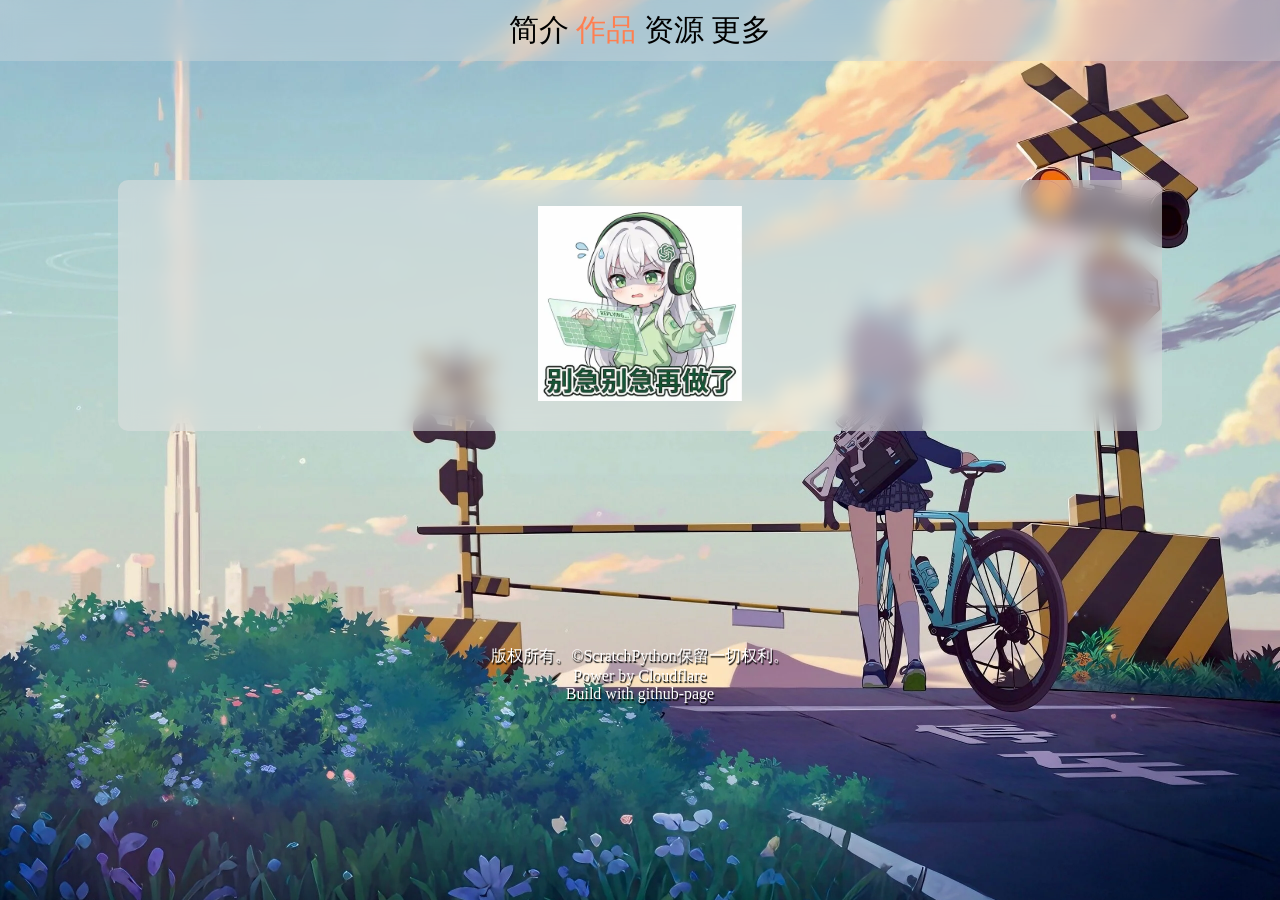
<file: prog.html>
<!DOCTYPE html>
<html>

<head>
	<meta charset="utf-8">
	<meta name="keywords" content="scratchpython, scratch python,scratch-python, SP">
	<meta name="description" content="ScratchPython的个人主页：这个人不神秘，只是平时会玩会儿Minecraft，做做Scratch或者Python和Cpp。">
	<meta name="author" content="ScratchPython">
	<link type="image/png" rel="shortcut icon" href="icon.png" />
	<title>作品 - ScratchPython</title>
	<link rel="stylesheet" type="text/css" href="./css/style.css" />
	<style>
@media (orientation: portrait){
  body{
	background: url("./img/bgs.webp") center fixed;
	-webkit-background-size: cover;
	-o-background-size: cover;
	background-size: cover;
  }
}
@media (orientation: landscape){
  body{
	background: url("./img/bgl.webp") center fixed;
	-webkit-background-size: cover;
	-o-background-size: cover;
	background-size: cover;
  }
}
	</style>
</head>

<body>
	<div class="tab" style="top: 0; font-size: 30px; z-index:999">
		<a href="./">简介</a>
		<a href="./prog.html" style="color: coral">作品</a>
		<a href="./flie.html">资源</a>
		<a href="./more.html">更多</a>
	</div>
	<div style="top: 20%">
		<p style="text-align: center"><img src="img/it-s_going.webp" alt="别急别急在做了" width=20%><p>
	</div>
	<div style="top: 70%; padding: 0 0 0 0; color: #fff" class="hid">
		<p style="font-size: 10; text-align: center" class="hid">版权所有。©ScratchPython保留一切权利。<br/>
		Power by Cloudflare<br/>
		Build with github-page</p>
	</div>
</body>
</file>
<file: css/style.css>
div{
  position: absolute;
	width: 80%;
	backdrop-filter: blur(10px);
	border-radius: 10px;
	background: rgba(225,225,225,50%);
	margin: 0 auto;
	left: 50%;
	transform: translateX(-50%);
	padding: 10px 10px;
}
.tab{
  text-align: center;
  width: 100%;
  border-radius: 0;
  background: rgba(225,225,225,30%);
  position: fixed;
  padding: 10px;
  a{
	text-decoration: none;
	color: black;
  } 
  a:hover{
	color: coral;
  }
}
h1{font-size: 45px;}
.p{font-size: 25px;}
.hid{
  backdrop-filter: blur(0px);
  background: rgba(0,0,0,0);
  text-shadow: 1px 2px 1px #000000;
}
body{
  display: flex;
  flex-direction: column;
}
</file>
